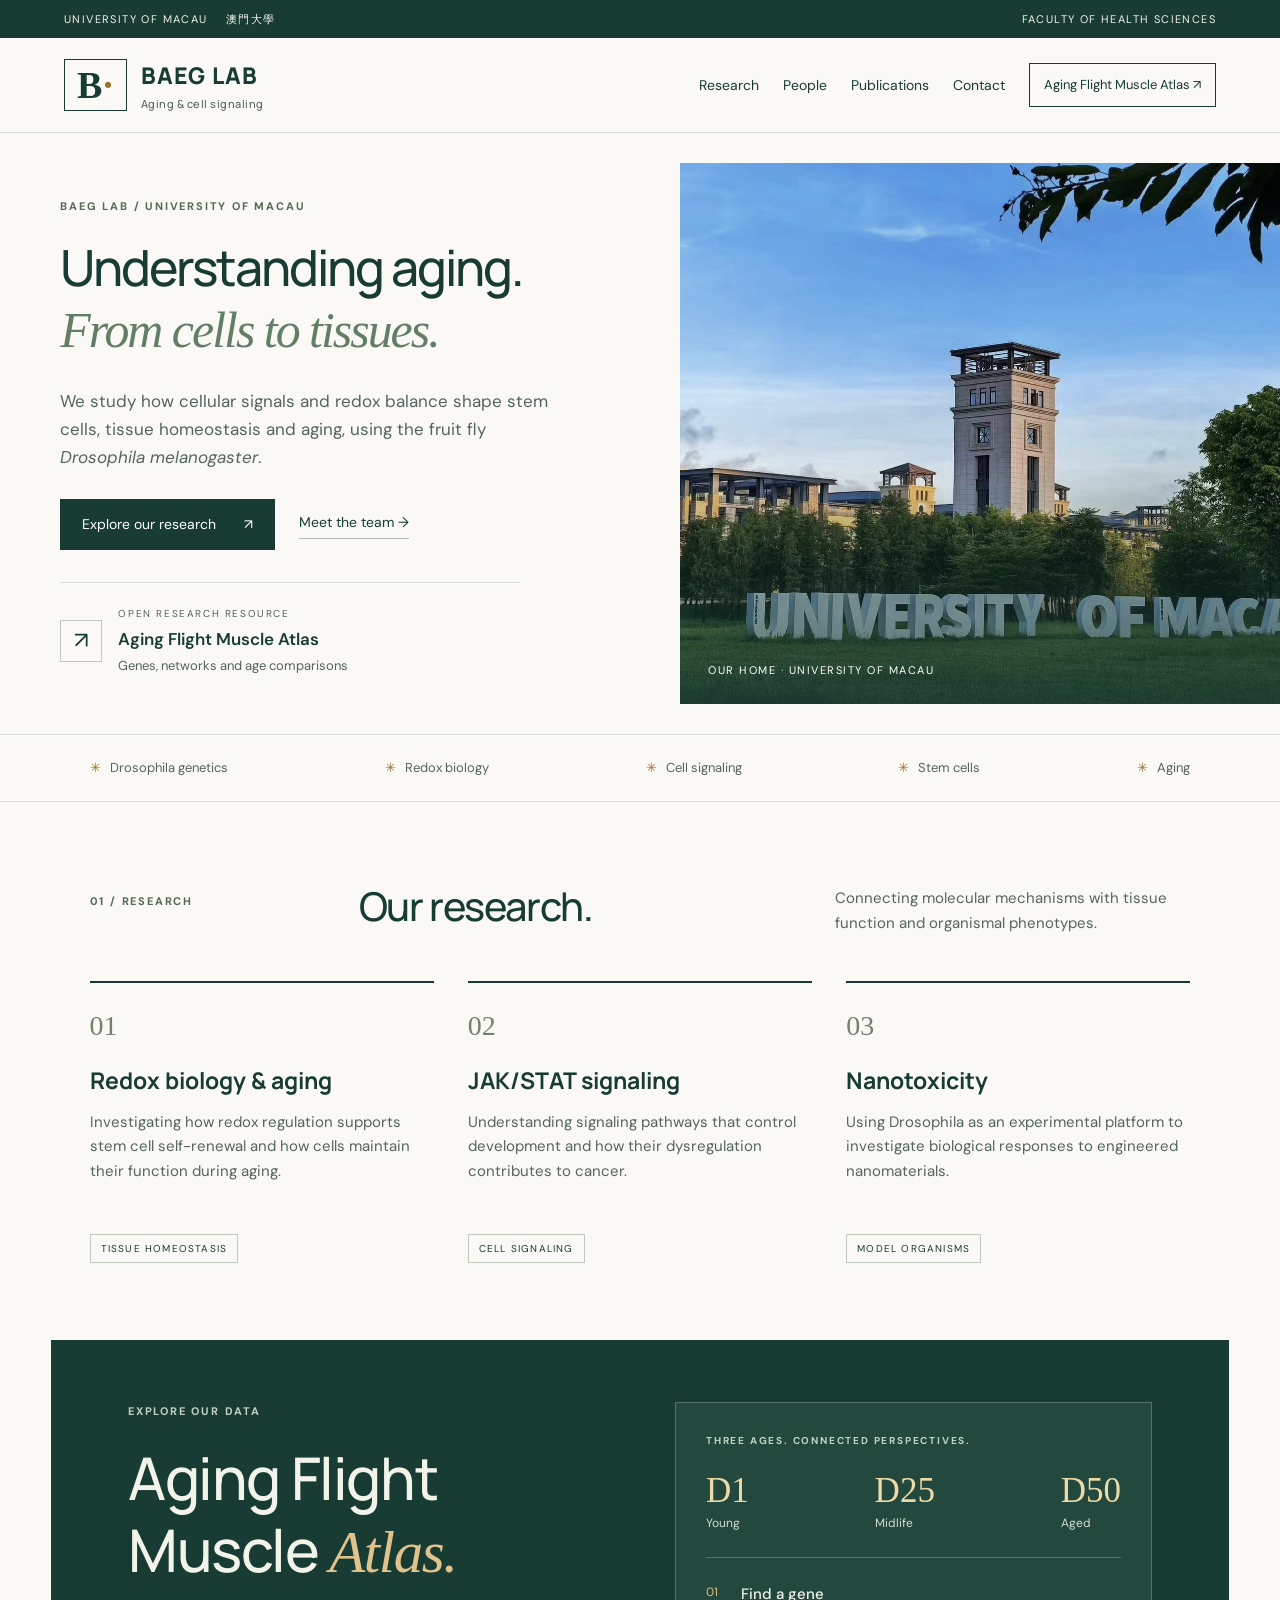
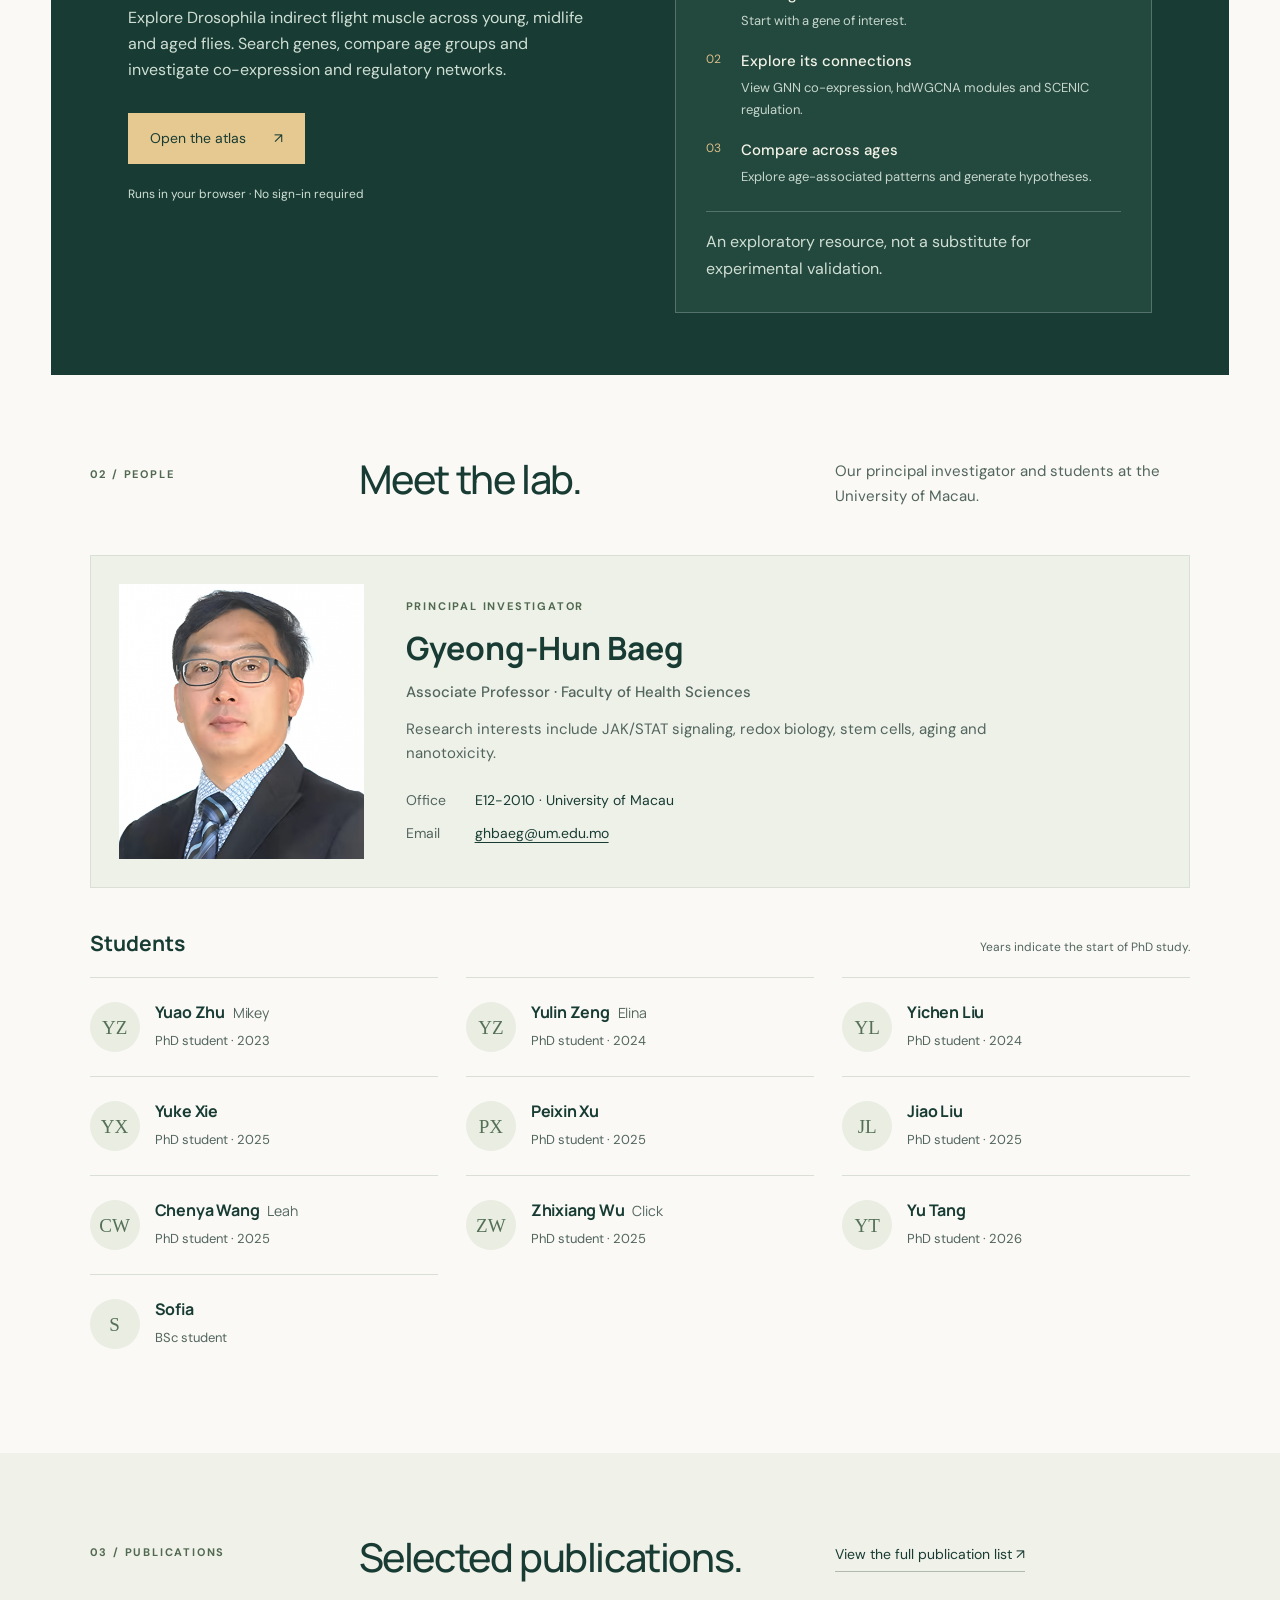
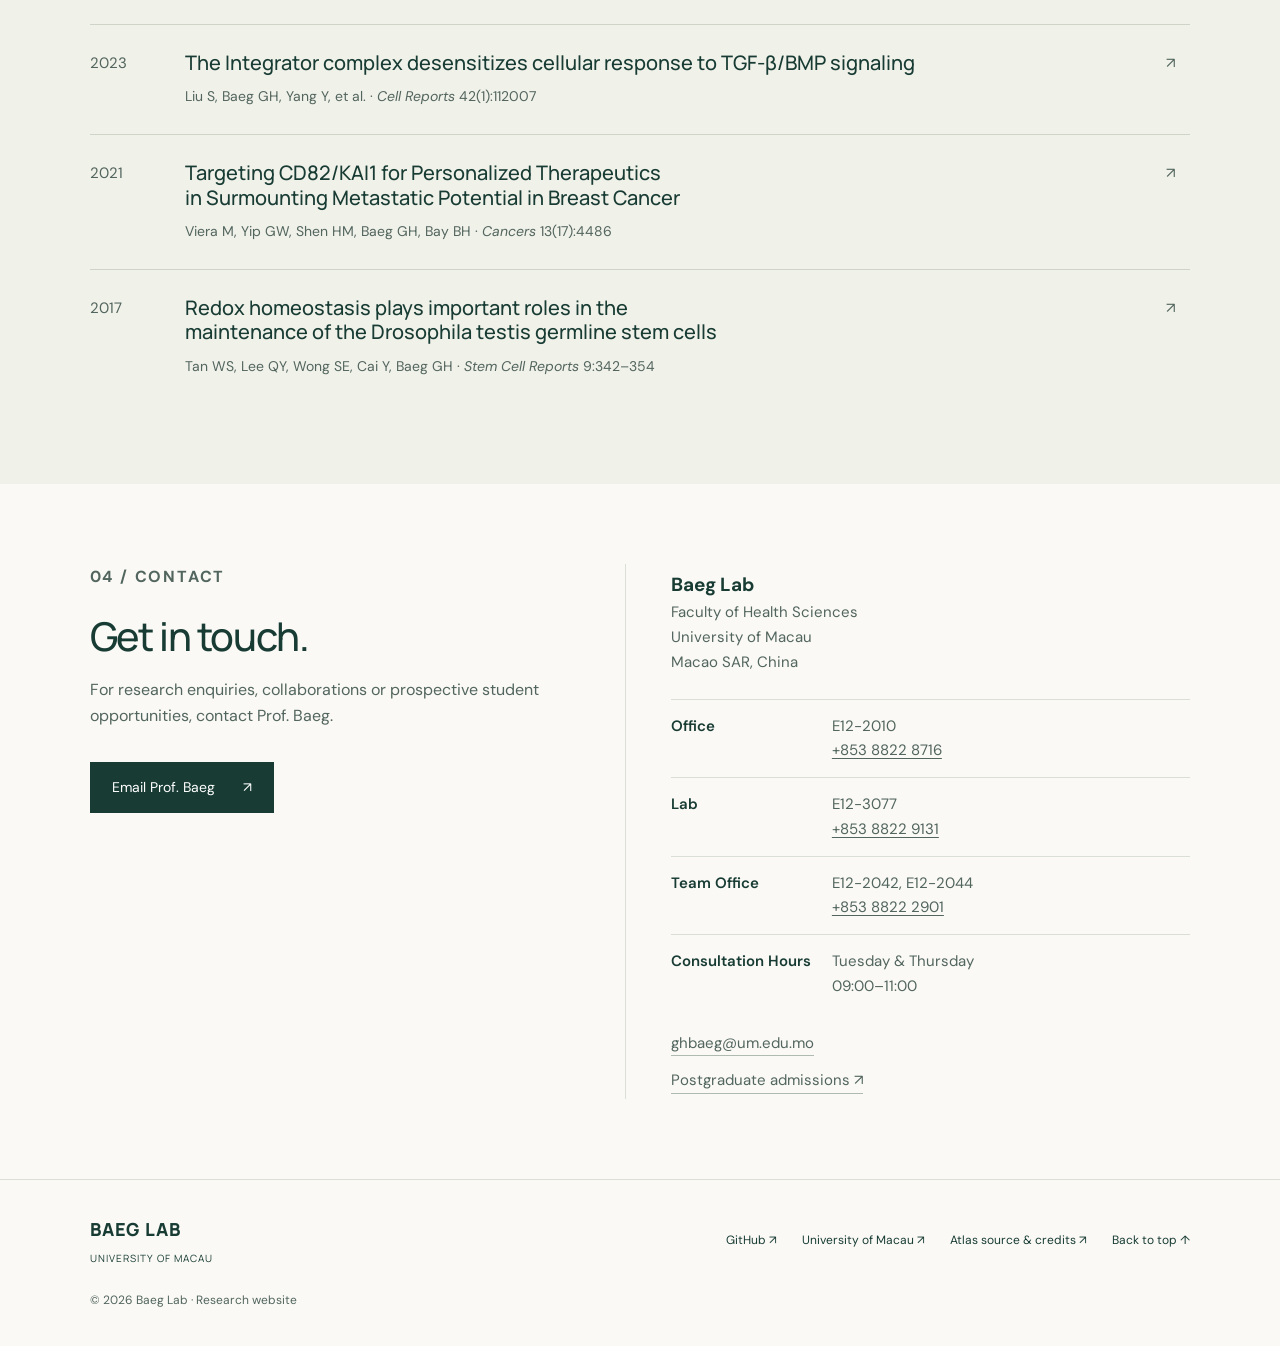
<file: index.html>
<!doctype html>
<html lang="en">
<head>
  <meta charset="utf-8">
  <meta name="viewport" content="width=device-width,initial-scale=1">
  <meta name="theme-color" content="#183c34">
  <title>Baeg Lab | University of Macau</title>
  <meta name="description" content="Baeg Lab at the University of Macau studies aging, redox biology, stem cells and cell signaling in Drosophila. Meet our team and explore the Aging Flight Muscle Atlas.">
  <meta property="og:title" content="Baeg Lab | University of Macau">
  <meta property="og:description" content="Aging, redox biology and cell signaling. Discover our research, meet the team and explore the Aging Flight Muscle Atlas.">
  <meta property="og:type" content="website">
  <link rel="icon" href="assets/favicon.svg" type="image/svg+xml">
  <link rel="stylesheet" href="assets/site.css?v=20261009-contact">
  <script src="assets/site.js?v=20261009" defer></script>
</head>
<body>
<a class="skip" href="#main">Skip to content</a>
<div class="university"><a href="https://www.um.edu.mo/">UNIVERSITY OF MACAU <span>澳門大學</span></a><span>FACULTY OF HEALTH SCIENCES</span></div>
<header class="site-header">
  <a class="brand" href="./" aria-label="Baeg Lab home"><span class="monogram" aria-hidden="true">B<span>·</span></span><span>BAEG LAB<small>Aging & cell signaling</small></span></a>
  <button class="menu" type="button" aria-expanded="false" aria-controls="navigation">Menu <span aria-hidden="true">☰</span></button>
  <nav id="navigation" aria-label="Main navigation">
    <a href="#research">Research</a><a href="#people">People</a><a href="#publications">Publications</a><a href="#contact">Contact</a>
    <a class="nav-atlas" href="aging-flight-muscle-atlas/">Aging Flight Muscle Atlas <span aria-hidden="true">↗</span></a>
  </nav>
</header>
<main id="main">
  <section class="hero" aria-labelledby="hero-title">
    <div class="hero-copy">
      <p class="eyebrow">BAEG LAB / UNIVERSITY OF MACAU</p>
      <h1 id="hero-title">Understanding aging.<br><em>From cells to tissues.</em></h1>
      <p>We study how cellular signals and redox balance shape stem cells, tissue homeostasis and aging, using the fruit fly <i>Drosophila melanogaster</i>.</p>
      <div class="actions"><a class="button" href="#research">Explore our research <span aria-hidden="true">↗</span></a><a class="text-link" href="#people">Meet the team <span aria-hidden="true">→</span></a></div>
      <a class="hero-resource" href="aging-flight-muscle-atlas/"><span class="resource-icon" aria-hidden="true">↗</span><span><small>OPEN RESEARCH RESOURCE</small><strong>Aging Flight Muscle Atlas</strong><span>Genes, networks and age comparisons</span></span></a>
    </div>
    <figure class="campus"><img src="assets/campus.jpg" alt="University of Macau campus" width="1400" height="700" fetchpriority="high"><figcaption>OUR HOME · UNIVERSITY OF MACAU</figcaption></figure>
  </section>
  <div class="topic-strip" aria-label="Research areas"><span>Drosophila genetics</span><span>Redox biology</span><span>Cell signaling</span><span>Stem cells</span><span>Aging</span></div>
  <section id="research" class="section" aria-labelledby="research-title">
    <div class="section-heading"><p class="eyebrow">01 / RESEARCH</p><h2 id="research-title">Our research.</h2><p>Connecting molecular mechanisms with tissue function and organismal phenotypes.</p></div>
    <div class="research-grid">
      <article><span class="number" aria-hidden="true">01</span><h3>Redox biology & aging</h3><p>Investigating how redox regulation supports stem cell self-renewal and how cells maintain their function during aging.</p><span class="tag">TISSUE HOMEOSTASIS</span></article>
      <article><span class="number" aria-hidden="true">02</span><h3>JAK/STAT signaling</h3><p>Understanding signaling pathways that control development and how their dysregulation contributes to cancer.</p><span class="tag">CELL SIGNALING</span></article>
      <article><span class="number" aria-hidden="true">03</span><h3>Nanotoxicity</h3><p>Using Drosophila as an experimental platform to investigate biological responses to engineered nanomaterials.</p><span class="tag">MODEL ORGANISMS</span></article>
    </div>
  </section>
  <section id="atlas" class="atlas-feature" aria-labelledby="atlas-title">
    <div><p class="eyebrow">EXPLORE OUR DATA</p><h2 id="atlas-title">Aging Flight<br>Muscle <em>Atlas.</em></h2><p>Explore Drosophila indirect flight muscle across young, midlife and aged flies. Search genes, compare age groups and investigate co-expression and regulatory networks.</p><a class="button light" href="aging-flight-muscle-atlas/">Open the atlas <span aria-hidden="true">↗</span></a><p class="atlas-note">Runs in your browser · No sign-in required</p></div>
    <div class="atlas-guide">
      <p class="eyebrow">THREE AGES. CONNECTED PERSPECTIVES.</p>
      <div class="age-labels"><span><strong>D1</strong>Young</span><span><strong>D25</strong>Midlife</span><span><strong>D50</strong>Aged</span></div>
      <ol class="atlas-steps"><li><strong>Find a gene</strong><span>Start with a gene of interest.</span></li><li><strong>Explore its connections</strong><span>View GNN co-expression, hdWGCNA modules and SCENIC regulation.</span></li><li><strong>Compare across ages</strong><span>Explore age-associated patterns and generate hypotheses.</span></li></ol>
      <p class="atlas-disclaimer">An exploratory resource, not a substitute for experimental validation.</p>
    </div>
  </section>
  <section id="people" class="section" aria-labelledby="people-title">
    <div class="section-heading"><p class="eyebrow">02 / PEOPLE</p><h2 id="people-title">Meet the lab.</h2><p>Our principal investigator and students at the University of Macau.</p></div>
    <article class="pi">
      <img class="pi-portrait" src="assets/gyeong-hun-baeg.png" alt="Prof. Gyeong-Hun Baeg" width="966" height="1024" loading="lazy" decoding="async">
      <div class="pi-copy"><p class="eyebrow">PRINCIPAL INVESTIGATOR</p><h3>Gyeong-Hun Baeg</h3><p class="pi-role">Associate Professor · Faculty of Health Sciences</p><p>Research interests include JAK/STAT signaling, redox biology, stem cells, aging and nanotoxicity.</p><dl class="pi-details"><div><dt>Office</dt><dd>E12-2010 · University of Macau</dd></div><div><dt>Email</dt><dd><a href="mailto:ghbaeg@um.edu.mo">ghbaeg@um.edu.mo</a></dd></div></dl></div>
    </article>
    <div class="team-heading"><h3>Students</h3><p>Years indicate the start of PhD study.</p></div>
    <ol class="team" aria-label="Lab students">
      <li><span class="avatar" aria-hidden="true">YZ</span><div><h4>Yuao Zhu <span>Mikey</span></h4><p>PhD student · 2023</p></div></li>
      <li><span class="avatar" aria-hidden="true">YZ</span><div><h4>Yulin Zeng <span>Elina</span></h4><p>PhD student · 2024</p></div></li>
      <li><span class="avatar" aria-hidden="true">YL</span><div><h4>Yichen Liu</h4><p>PhD student · 2024</p></div></li>
      <li><span class="avatar" aria-hidden="true">YX</span><div><h4>Yuke Xie</h4><p>PhD student · 2025</p></div></li>
      <li><span class="avatar" aria-hidden="true">PX</span><div><h4>Peixin Xu</h4><p>PhD student · 2025</p></div></li>
      <li><span class="avatar" aria-hidden="true">JL</span><div><h4>Jiao Liu</h4><p>PhD student · 2025</p></div></li>
      <li><span class="avatar" aria-hidden="true">CW</span><div><h4>Chenya Wang <span>Leah</span></h4><p>PhD student · 2025</p></div></li>
      <li><span class="avatar" aria-hidden="true">ZW</span><div><h4>Zhixiang Wu <span>Click</span></h4><p>PhD student · 2025</p></div></li>
      <li><span class="avatar" aria-hidden="true">YT</span><div><h4>Yu Tang</h4><p>PhD student · 2026</p></div></li>
      <li><span class="avatar" aria-hidden="true">S</span><div><h4>Sofia</h4><p>BSc student</p></div></li>
    </ol>
  </section>
  <section id="publications" class="section publications" aria-labelledby="publications-title">
    <div class="section-heading"><p class="eyebrow">03 / PUBLICATIONS</p><h2 id="publications-title">Selected publications.</h2><a class="text-link" href="https://fhs.um.edu.mo/en/prof-gyeong-hun-baegs-full-publication-list/">View the full publication list <span aria-hidden="true">↗</span></a></div>
    <a class="paper" href="https://doi.org/10.1016/j.celrep.2023.112007"><span>2023</span><div><h3>The Integrator complex desensitizes cellular response to TGF-β/BMP signaling</h3><p>Liu S, Baeg GH, Yang Y, et al. · <i>Cell Reports</i> 42(1):112007</p></div><span aria-hidden="true">↗</span></a>
    <a class="paper" href="https://doi.org/10.3390/cancers13174486"><span>2021</span><div><h3>Targeting CD82/KAI1 for Personalized Therapeutics in Surmounting Metastatic Potential in Breast Cancer</h3><p>Viera M, Yip GW, Shen HM, Baeg GH, Bay BH · <i>Cancers</i> 13(17):4486</p></div><span aria-hidden="true">↗</span></a>
    <a class="paper" href="https://fhs.um.edu.mo/en/prof-gyeong-hun-baegs-full-publication-list/"><span>2017</span><div><h3>Redox homeostasis plays important roles in the maintenance of the Drosophila testis germline stem cells</h3><p>Tan WS, Lee QY, Wong SE, Cai Y, Baeg GH · <i>Stem Cell Reports</i> 9:342–354</p></div><span aria-hidden="true">↗</span></a>
  </section>
  <section id="contact" class="section contact" aria-labelledby="contact-title">
    <div><p class="eyebrow">04 / CONTACT</p><h2 id="contact-title">Get in touch.</h2><p>For research enquiries, collaborations or prospective student opportunities, contact Prof. Baeg.</p><a class="button" href="mailto:ghbaeg@um.edu.mo">Email Prof. Baeg <span aria-hidden="true">↗</span></a></div>
    <address>
      <strong>Baeg Lab</strong><br>Faculty of Health Sciences<br>University of Macau<br>Macao SAR, China
      <dl class="contact-details">
        <div><dt>Office</dt><dd>E12-2010<br><a href="tel:+85388228716">+853 8822 8716</a></dd></div>
        <div><dt>Lab</dt><dd>E12-3077<br><a href="tel:+85388229131">+853 8822 9131</a></dd></div>
        <div><dt>Team Office</dt><dd>E12-2042, E12-2044<br><a href="tel:+85388222901">+853 8822 2901</a></dd></div>
        <div><dt>Consultation Hours</dt><dd>Tuesday & Thursday<br>09:00–11:00</dd></div>
      </dl>
      <div class="contact-links"><a href="mailto:ghbaeg@um.edu.mo">ghbaeg@um.edu.mo</a><a href="https://grs.um.edu.mo/">Postgraduate admissions <span aria-hidden="true">↗</span></a></div>
    </address>
  </section>
</main>
<footer><a class="brand" href="./">BAEG LAB<span>UNIVERSITY OF MACAU</span></a><nav aria-label="Footer links"><a href="https://github.com/MikeyRuess/umbaeglab">GitHub ↗</a><a href="https://www.um.edu.mo/">University of Macau ↗</a><a href="https://github.com/MikeyRuess/umbaeglab#atlas-source--credits">Atlas source & credits ↗</a><a href="#main">Back to top ↑</a></nav><small>© <span id="year">2026</span> Baeg Lab · Research website</small></footer>
</body>
</html>
</file>
<file: assets/site.css>
@import url('https://fonts.googleapis.com/css2?family=DM+Sans:wght@400;500;600;700&family=Manrope:wght@400;500;600;700;800&display=swap');

:root { --ink:#183c34; --muted:#52655e; --paper:#faf9f5; --line:#d9dfd5; --accent:#9a702c; --soft:#eef1e8; }
* { box-sizing:border-box; }
html { scroll-behavior:smooth; scroll-padding-top:115px; }
body { margin:0; background:var(--paper); color:var(--ink); font-family:'DM Sans',Arial,sans-serif; font-size:16px; line-height:1.65; }
a { color:inherit; text-decoration:none; }
button { font:inherit; }
a:focus-visible,button:focus-visible { outline:3px solid #ac7929; outline-offset:5px; border-radius:2px; }
a,button { -webkit-tap-highlight-color:transparent; }
.skip { position:absolute; top:-100px; background:white; padding:12px; z-index:100; }
.skip:focus { top:0; }
.university { background:var(--ink); color:#f0f3eb; padding:10px 5%; display:flex; justify-content:space-between; gap:20px; font-size:11px; letter-spacing:1.4px; }
.university a span { margin-left:14px; }
.site-header { position:sticky; top:0; z-index:20; display:flex; align-items:center; justify-content:space-between; padding:19px 5%; gap:25px; background:var(--paper); border-bottom:1px solid var(--line); }
.brand { display:flex; align-items:center; gap:14px; font-family:Manrope,Arial,sans-serif; font-size:23px; font-weight:800; letter-spacing:1px; flex-shrink:0; }
.brand small { display:block; font-size:11px; letter-spacing:.5px; font-weight:500; color:var(--muted); }
.monogram { border:1px solid var(--ink); font-family:Georgia,serif; font-size:38px; line-height:1; padding:6px 12px; }
.monogram span { color:var(--accent); }
#navigation { display:flex; align-items:center; gap:24px; font-size:14px; }
#navigation a { padding:8px 0; }
#navigation a:hover,#navigation a[aria-current],.text-link:hover { color:var(--accent); }
#navigation .nav-atlas { border:1px solid var(--ink); padding:10px 14px; font-size:13px; }
.menu { display:none; cursor:pointer; }
.hero { display:grid; grid-template-columns:1.1fr 1fr; max-width:1600px; margin:auto; }
.hero-copy { padding:64px 8% 58px 9%; }
.eyebrow { font-size:11px; letter-spacing:1.8px; font-weight:700; margin:0 0 22px; color:#526951; }
h1,h2,h3,h4 { font-family:Manrope,Arial,sans-serif; line-height:1.22; text-wrap:balance; }
h1 { font-size:clamp(36px,3.9vw,60px); letter-spacing:-2px; font-weight:500; margin:0 0 25px; }
h1 em,h2 em { font-family:Georgia,serif; font-weight:400; color:#637e66; }
h2 { font-size:clamp(30px,3.1vw,43px); font-weight:500; letter-spacing:-1.4px; margin:0; }
p { max-width:65ch; }
.hero-copy>p:not(.eyebrow) { color:var(--muted); max-width:490px; font-size:17px; }
.actions { display:flex; flex-wrap:wrap; gap:24px; align-items:center; margin:28px 0 32px; }
.button { background:var(--ink); color:white; display:inline-flex; align-items:center; justify-content:space-between; gap:28px; padding:14px 22px; font-size:14px; transition:background .2s; }
.button:hover { background:#2d5b4d; }
.text-link { font-size:14px; border-bottom:1px solid #afbab0; padding-bottom:4px; justify-self:start; align-self:center; }
.hero-resource { display:flex; align-items:center; gap:16px; border-top:1px solid var(--line); padding-top:23px; max-width:460px; }
.hero-resource>span:last-child { display:grid; gap:2px; }
.hero-resource small { font-size:10px; letter-spacing:1.6px; color:var(--muted); }
.hero-resource strong { font-size:17px; font-weight:600; }
.hero-resource span span { color:var(--muted); font-size:13px; }
.resource-icon { width:42px; height:42px; display:grid; place-items:center; border:1px solid #bdc9ba; flex-shrink:0; font-size:23px; }
.hero-resource:hover strong { text-decoration:underline; text-underline-offset:4px; }
.campus { margin:30px 0 30px 10px; position:relative; overflow:hidden; background:#d8ddd1; min-height:450px; }
.campus img { width:100%; height:100%; object-fit:cover; position:absolute; filter:saturate(.75); }
.campus::after { content:''; position:absolute; inset:55% 0 0; background:linear-gradient(transparent,#173b34c9); }
figcaption { position:absolute; bottom:25px; left:28px; color:white; z-index:1; letter-spacing:1.5px; font-size:11px; }
.topic-strip { display:flex; flex-wrap:wrap; justify-content:space-between; gap:14px 24px; border-block:1px solid var(--line); padding:22px 7%; font-size:13px; color:var(--muted); }
.topic-strip span::before { content:'✳'; color:var(--accent); margin-right:9px; }
.section { padding:80px 7%; max-width:1600px; margin:auto; }
.section-heading { display:grid; grid-template-columns:.8fr 1.5fr 1.2fr; gap:32px; align-items:start; margin-bottom:42px; }
.section-heading .eyebrow { padding-top:10px; margin-bottom:0; }
.section-heading>p:last-child { font-size:15px; color:var(--muted); margin:4px 0; }
.research-grid { display:grid; grid-template-columns:repeat(3,1fr); gap:34px; }
.research-grid article { border-top:2px solid var(--ink); padding-top:20px; }
.number { font-family:Georgia,serif; font-size:28px; color:#73816b; }
.research-grid h3 { font-size:23px; margin:17px 0 14px; }
.research-grid p { font-size:15px; color:var(--muted); min-height:100px; margin-bottom:24px; }
.tag { font-size:10px; letter-spacing:1.2px; border:1px solid #bfcabb; padding:7px 10px; }
.atlas-feature { margin:0 auto; max-width:1472px; width:92%; padding:62px 6%; background:var(--ink); display:grid; grid-template-columns:1fr 1fr; gap:70px; color:#f3f4e9; }
.atlas-feature .eyebrow { color:#c1d3c4; }
.atlas-feature h2 { font-size:clamp(40px,4.6vw,64px); }
.atlas-feature h2 em { color:#e1c28b; }
.atlas-feature p:not(.eyebrow) { font-size:16px; color:#d0dfd4; max-width:480px; }
.button.light { background:#e6c990; color:#183c34; margin-top:13px; }
.button.light:hover { background:#f2daad; }
.atlas-note { font-size:12px!important; margin-top:21px; }
.atlas-guide { align-self:center; border:1px solid #547269; padding:30px; background:#23483e; }
.atlas-guide .eyebrow { font-size:10px; margin-bottom:22px; }
.age-labels { display:flex; justify-content:space-between; gap:20px; padding-bottom:23px; border-bottom:1px solid #547269; }
.age-labels span { display:grid; gap:3px; font-size:12px; color:#d0dfd4; }
.age-labels strong { font:400 35px Georgia,serif; color:#eddaa9; }
.atlas-steps { list-style:none; counter-reset:step; margin:24px 0; padding:0; display:grid; gap:18px; }
.atlas-steps li { position:relative; padding-left:35px; counter-increment:step; }
.atlas-steps li::before { content:counter(step,decimal-leading-zero); position:absolute; left:0; top:1px; font-size:12px; color:#d9bd86; }
.atlas-steps strong { font-size:15px; display:block; font-weight:500; }
.atlas-steps span { font-size:13px; color:#c6d6cc; display:block; margin-top:3px; }
.atlas-guide .atlas-disclaimer { border-top:1px solid #547269; padding-top:17px; margin-bottom:0; font-size:12px; }
.pi { display:grid; grid-template-columns:245px 1fr; gap:42px; align-items:center; background:var(--soft); border:1px solid var(--line); padding:28px; }
.pi-portrait { display:block; width:245px; height:275px; object-fit:cover; object-position:center 25%; background:white; }
.pi .eyebrow { margin-bottom:14px; }
.pi h3 { font-size:32px; margin:0 0 12px; }
.pi p:not(.eyebrow) { font-size:15px; color:var(--muted); max-width:660px; margin:12px 0; }
.pi .pi-role { color:var(--ink); font-weight:500; }
.pi-details { display:grid; gap:10px; margin:23px 0 0; font-size:14px; }
.pi-details>div { display:grid; grid-template-columns:55px 1fr; gap:14px; }
.pi-details dt { color:var(--muted); }
.pi-details dd { margin:0; }
.pi-details a { text-decoration:underline; text-underline-offset:4px; }
.team-heading { display:flex; align-items:baseline; justify-content:space-between; flex-wrap:wrap; gap:8px 20px; margin:43px 0 20px; }
.team-heading h3 { margin:0; font-size:21px; }
.team-heading p { color:var(--muted); font-size:12px; margin:0; }
.team { display:grid; grid-template-columns:repeat(3,minmax(0,1fr)); gap:0 28px; list-style:none; margin:0; padding:0; }
.team>li { display:flex; align-items:center; gap:15px; border-top:1px solid var(--line); padding:24px 0; min-width:0; }
.avatar { display:grid; place-items:center; flex:0 0 50px; height:50px; border-radius:50%; background:#e9ede2; color:#557057; font-family:Georgia,serif; font-size:19px; }
.team h4 { font-size:16px; margin:0 0 8px; letter-spacing:-.2px; }
.team h4 span { font-weight:400; color:var(--muted); font-size:14px; white-space:nowrap; margin-left:5px; }
.team p { font-size:13px; margin:0; color:var(--muted); }
.publications { max-width:none; background:#f0f1e9; }
.paper { display:grid; grid-template-columns:70px 1fr 24px; gap:25px; padding:26px 0; border-top:1px solid #ced5c8; }
.paper>span { font-size:15px; color:var(--muted); }
.paper h3 { font-size:20px; font-weight:500; margin:0 0 10px; max-width:900px; }
.paper p { font-size:14px; color:var(--muted); margin:0; max-width:900px; }
.paper:hover h3 { text-decoration:underline; text-underline-offset:4px; }
.contact { display:grid; grid-template-columns:1fr 1.2fr; gap:64px; }
.contact p { color:var(--muted); max-width:470px; font-size:16px; }
.contact .button { margin-top:16px; }
address { font-style:normal; border-left:1px solid var(--line); padding:5px 0 5px 45px; font-size:15px; color:var(--muted); }
address strong { color:var(--ink); font-size:19px; }
.contact-details { margin:24px 0 0; }
.contact-details>div { display:grid; grid-template-columns:145px 1fr; gap:16px; padding:14px 0; border-top:1px solid var(--line); }
.contact-details dt { color:var(--ink); font-weight:600; }
.contact-details dd { margin:0; }
.contact-details a { text-decoration:underline; text-underline-offset:3px; }
.contact-timezone { white-space:nowrap; font-size:13px; }
.contact-links { display:grid; justify-items:start; gap:12px; margin-top:18px; }
.contact-links a { border-bottom:1px solid #afbab0; }
footer { padding:35px 7%; border-top:1px solid var(--line); display:flex; flex-wrap:wrap; gap:25px; align-items:center; justify-content:space-between; }
footer .brand { font-size:18px; display:block; }
footer .brand span { display:block; font-size:10px; font-weight:400; margin-top:5px; }
footer nav { display:flex; flex-wrap:wrap; gap:14px 25px; font-size:12px; }
footer a:hover { text-decoration:underline; }
footer small { width:100%; font-size:12px; color:var(--muted); }
@media(min-width:1600px) { .publications { padding-inline:max(7%,calc((100vw - 1376px)/2)); } }
@media(max-width:1100px) {
  .site-header { flex-wrap:wrap; padding:15px 5%; }
  .js .menu { display:block; background:none; border:1px solid #aebfac; padding:10px 14px; color:var(--ink); }
  #navigation { width:100%; justify-content:space-between; flex-wrap:wrap; gap:12px 20px; }
  .js #navigation:not(.open) { display:none; }
  .section-heading { grid-template-columns:1fr 2fr; gap:20px; }
  .section-heading>p:last-child,.section-heading>.text-link { grid-column:2; }
  .hero-copy { padding:48px 7%; }
  .hero-copy>p:not(.eyebrow) { font-size:16px; }
  .atlas-feature { gap:30px; padding:45px 5%; }
  .atlas-guide { padding:24px; }
  .team { grid-template-columns:repeat(2,minmax(0,1fr)); }
}
@media(max-width:700px) {
  html { scroll-padding-top:95px; }
  .university { font-size:9px; }
  .university>span { display:none; }
  .site-header { padding:13px 6%; gap:14px; }
  .brand { font-size:20px; gap:10px; }
  .brand small { font-size:10px; }
  .monogram { font-size:30px; padding:6px 10px; }
  #navigation { flex-direction:column; align-items:stretch; gap:4px; font-size:16px; }
  #navigation a { padding:10px 0; }
  #navigation .nav-atlas { margin:8px 0; }
  .hero { grid-template-columns:1fr; }
  .hero-copy { padding:42px 7% 34px; }
  h1 { font-size:clamp(33px,8.5vw,46px); letter-spacing:-1.4px; }
  .campus { height:230px; min-height:0; margin:0 7% 30px; }
  figcaption { left:20px; bottom:18px; font-size:9px; }
  .topic-strip { font-size:12px; gap:10px 20px; }
  .section { padding:52px 7%; }
  .section-heading { display:block; margin-bottom:30px; }
  .section-heading .eyebrow { padding:0; margin-bottom:14px; }
  .section-heading h2 { margin-bottom:16px; }
  .research-grid { grid-template-columns:1fr; gap:30px; }
  .research-grid p { min-height:0; }
  .atlas-feature { grid-template-columns:1fr; padding:35px 7%; gap:26px; }
  .atlas-feature h2 { font-size:43px; }
  .atlas-guide { padding:22px; }
  .pi { grid-template-columns:1fr; gap:25px; padding:22px; }
  .pi-portrait { width:190px; height:215px; }
  .pi h3 { font-size:28px; }
  .pi-details>div { grid-template-columns:45px 1fr; gap:10px; }
  .pi-details dd { overflow-wrap:anywhere; }
  .team { grid-template-columns:1fr; }
  .team>li { padding:20px 0; }
  .avatar { flex-basis:48px; height:48px; }
  .paper { grid-template-columns:42px 1fr 15px; gap:12px; }
  .paper h3 { font-size:17px; }
  .paper p { font-size:13px; }
  .contact { grid-template-columns:1fr; gap:32px; }
  address { padding:23px 0 0; border:0; border-top:1px solid var(--line); }
  .contact-details>div { grid-template-columns:115px 1fr; gap:12px; }
  footer nav { width:100%; }
}
@media(prefers-reduced-motion:reduce) { html { scroll-behavior:auto; } * { transition:none!important; } }
</file>
